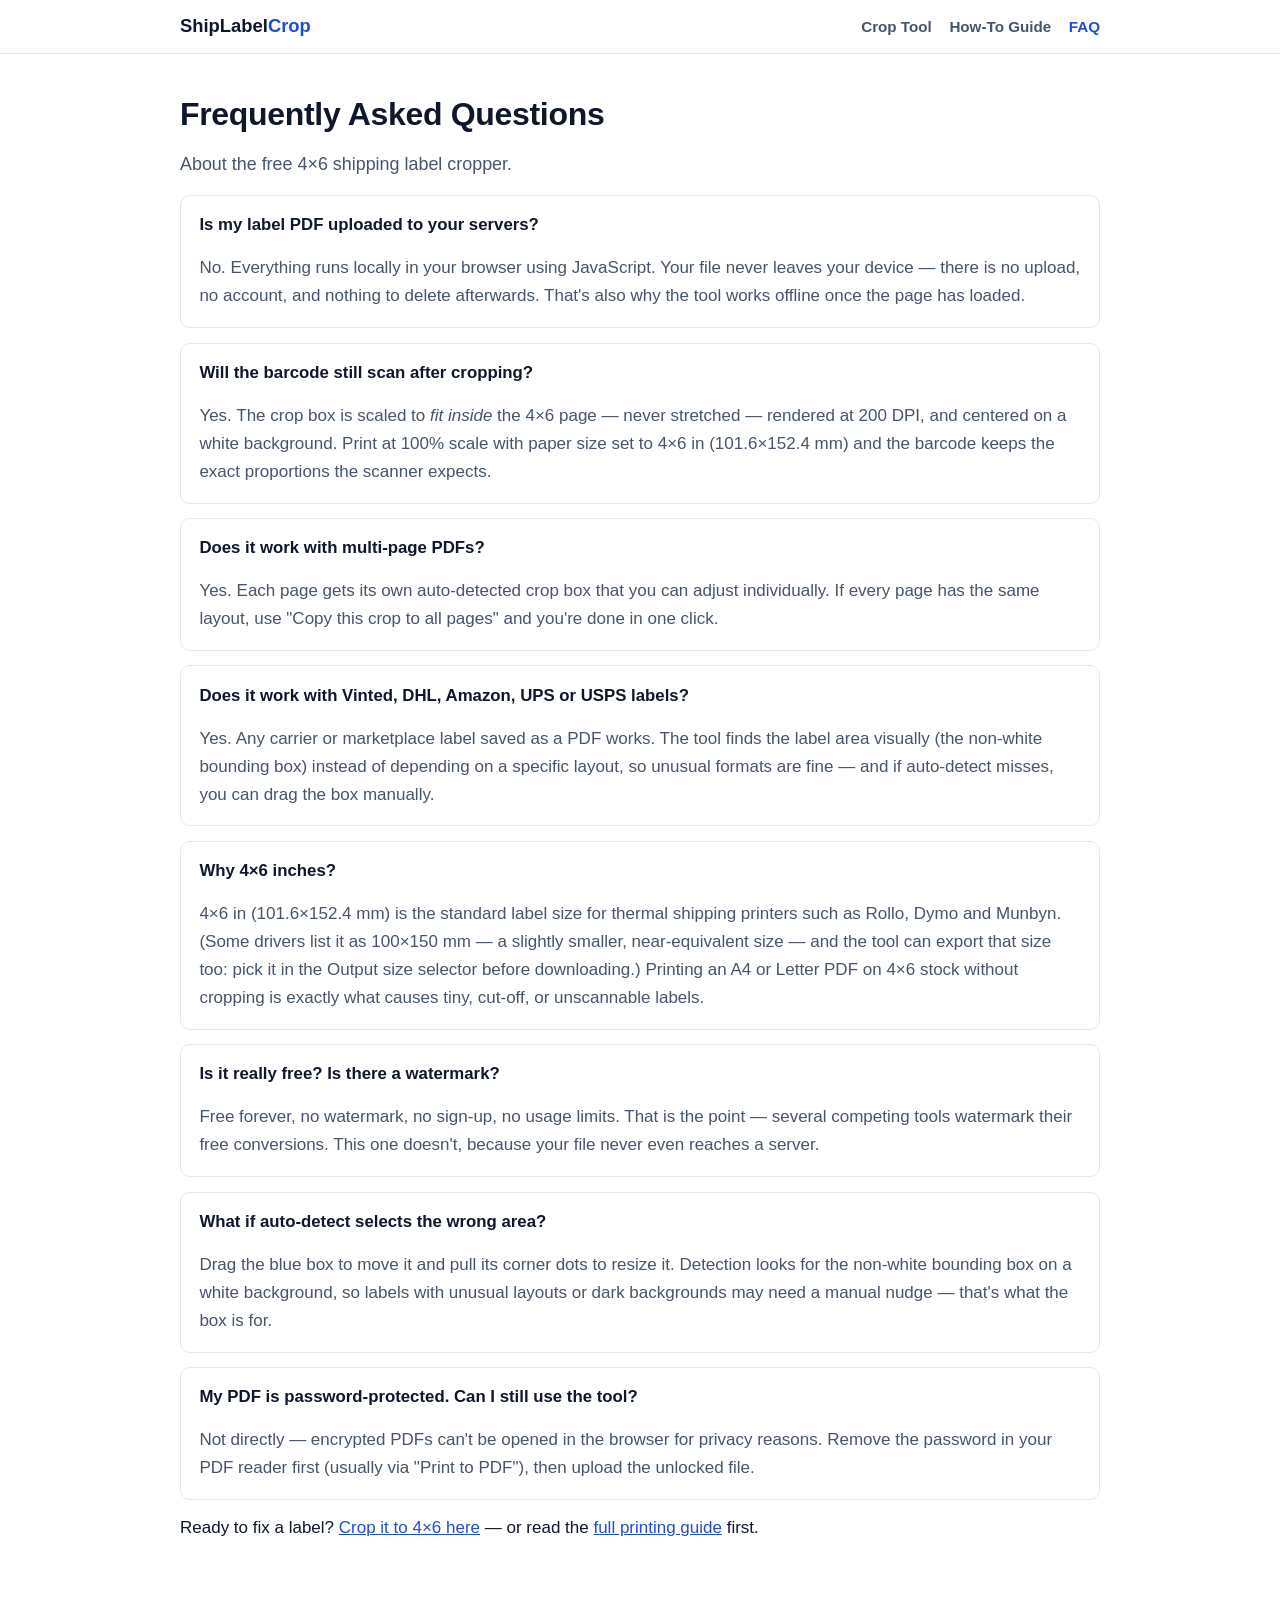
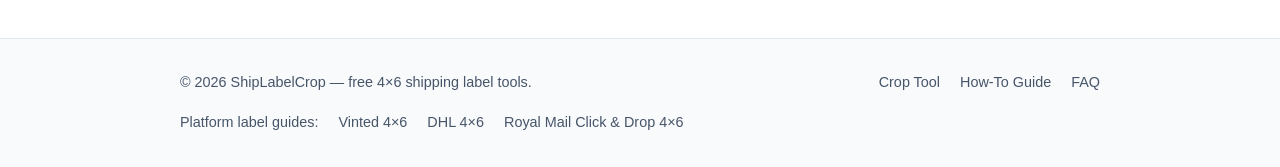
<file: faq.html>
<!DOCTYPE html>
<html lang="en">
<head>
  <meta charset="UTF-8">
  <meta name="viewport" content="width=device-width, initial-scale=1.0">
  <title>FAQ — Free 4×6 Shipping Label Cropper</title>
  <meta name="description" content="Frequently asked questions about cropping shipping label PDFs to 4×6: privacy, barcode accuracy, multi-page PDFs, Vinted/DHL/Amazon labels, and why 4×6 is the thermal printer standard.">
  <link rel="canonical" href="https://cropmylabel.com/faq.html">
  <meta property="og:type" content="article">
  <meta property="og:title" content="FAQ — Free 4×6 Shipping Label Cropper">
  <meta property="og:description" content="Privacy, accuracy, multi-page PDFs, carrier compatibility — answers about the free 4×6 shipping label cropper.">
  <meta property="og:url" content="https://cropmylabel.com/faq.html">
  <meta name="twitter:card" content="summary">
  <link rel="stylesheet" href="/assets/css/styles.css">
  <script type="application/ld+json">
  {
    "@context": "https://schema.org",
    "@type": "FAQPage",
    "mainEntity": [
      {
        "@type": "Question",
        "name": "Is my label PDF uploaded to your servers?",
        "acceptedAnswer": { "@type": "Answer", "text": "No. Everything runs locally in your browser using JavaScript. Your file never leaves your device — there is no upload, no account, and nothing to delete afterwards." }
      },
      {
        "@type": "Question",
        "name": "Will the barcode still scan after cropping?",
        "acceptedAnswer": { "@type": "Answer", "text": "Yes. The crop box is scaled to fit inside the 4×6 page without stretching, rendered at 200 DPI, and centered. Print at 100% scale with paper size set to 4×6 and the barcode keeps its scannable proportions." }
      },
      {
        "@type": "Question",
        "name": "Does it work with multi-page PDFs?",
        "acceptedAnswer": { "@type": "Answer", "text": "Yes. Each page gets its own auto-detected crop box that you can adjust individually, or copy one page's crop box to all pages with a single click." }
      },
      {
        "@type": "Question",
        "name": "Does it work with Vinted, DHL, Amazon, UPS or USPS labels?",
        "acceptedAnswer": { "@type": "Answer", "text": "Yes. Any carrier or marketplace label saved as a PDF works — the tool detects the label area visually rather than depending on a specific layout. If auto-detect misses, drag the box manually." }
      },
      {
        "@type": "Question",
        "name": "Why 4×6 inches?",
        "acceptedAnswer": { "@type": "Answer", "text": "4×6 in (101.6×152.4 mm) is the standard label size for thermal shipping printers such as Rollo, Dymo and Munbyn. (Some drivers list it as 100×150 mm — a slightly smaller, near-equivalent size.) Printing an A4 or Letter PDF on 4×6 stock without cropping is what causes tiny or cut-off labels." }
      },
      {
        "@type": "Question",
        "name": "Is it really free? Is there a watermark?",
        "acceptedAnswer": { "@type": "Answer", "text": "Free forever, no watermark, no sign-up, no usage limits. That is the point — several competing tools watermark their free conversions; this one does not." }
      },
      {
        "@type": "Question",
        "name": "What if auto-detect selects the wrong area?",
        "acceptedAnswer": { "@type": "Answer", "text": "Drag the blue box to move it and pull its corner dots to resize it. Detection looks for the non-white bounding box, so unusual layouts may need a manual nudge." }
      },
      {
        "@type": "Question",
        "name": "My PDF is password-protected. Can I still use the tool?",
        "acceptedAnswer": { "@type": "Answer", "text": "Not directly — encrypted PDFs cannot be opened in the browser. Remove the password in your PDF reader first (usually via Print to PDF), then upload the unlocked file." }
      }
    ]
  }
  </script>
<link rel="icon" href="/favicon.ico" sizes="any">
<link rel="icon" type="image/svg+xml" href="/favicon.svg">
<link rel="apple-touch-icon" href="/apple-touch-icon.png">
  <script defer src="https://cloud.umami.is/script.js" data-website-id="8a5804b6-c242-4f78-8a35-470bc902bee1"></script>
</head>
<body>
  <header class="site-header">
    <div class="nav-inner">
      <a class="brand" href="/">ShipLabel<span>Crop</span></a>
      <nav class="nav-links" aria-label="Main">
        <a href="/">Crop Tool</a>
        <a href="/how-to.html">How-To Guide</a>
        <a href="/faq.html" aria-current="page">FAQ</a>
      </nav>
    </div>
  </header>

  <main class="container">
    <h1>Frequently Asked Questions</h1>
    <p class="lead">About the free 4×6 shipping label cropper.</p>

    <div class="faq-item">
      <h2>Is my label PDF uploaded to your servers?</h2>
      <div class="a"><p>No. Everything runs locally in your browser using JavaScript. Your file never leaves your device — there is no upload, no account, and nothing to delete afterwards. That's also why the tool works offline once the page has loaded.</p></div>
    </div>

    <div class="faq-item">
      <h2>Will the barcode still scan after cropping?</h2>
      <div class="a"><p>Yes. The crop box is scaled to <em>fit inside</em> the 4×6 page — never stretched — rendered at 200 DPI, and centered on a white background. Print at 100% scale with paper size set to 4×6&nbsp;in (101.6×152.4&nbsp;mm) and the barcode keeps the exact proportions the scanner expects.</p></div>
    </div>

    <div class="faq-item">
      <h2>Does it work with multi-page PDFs?</h2>
      <div class="a"><p>Yes. Each page gets its own auto-detected crop box that you can adjust individually. If every page has the same layout, use "Copy this crop to all pages" and you're done in one click.</p></div>
    </div>

    <div class="faq-item">
      <h2>Does it work with Vinted, DHL, Amazon, UPS or USPS labels?</h2>
      <div class="a"><p>Yes. Any carrier or marketplace label saved as a PDF works. The tool finds the label area visually (the non-white bounding box) instead of depending on a specific layout, so unusual formats are fine — and if auto-detect misses, you can drag the box manually.</p></div>
    </div>

    <div class="faq-item">
      <h2>Why 4×6 inches?</h2>
      <div class="a"><p>4×6&nbsp;in (101.6×152.4&nbsp;mm) is the standard label size for thermal shipping printers such as Rollo, Dymo and Munbyn. (Some drivers list it as 100×150&nbsp;mm — a slightly smaller, near-equivalent size — and the tool can export that size too: pick it in the Output size selector before downloading.) Printing an A4 or Letter PDF on 4×6 stock without cropping is exactly what causes tiny, cut-off, or unscannable labels.</p></div>
    </div>

    <div class="faq-item">
      <h2>Is it really free? Is there a watermark?</h2>
      <div class="a"><p>Free forever, no watermark, no sign-up, no usage limits. That is the point — several competing tools watermark their free conversions. This one doesn't, because your file never even reaches a server.</p></div>
    </div>

    <div class="faq-item">
      <h2>What if auto-detect selects the wrong area?</h2>
      <div class="a"><p>Drag the blue box to move it and pull its corner dots to resize it. Detection looks for the non-white bounding box on a white background, so labels with unusual layouts or dark backgrounds may need a manual nudge — that's what the box is for.</p></div>
    </div>

    <div class="faq-item">
      <h2>My PDF is password-protected. Can I still use the tool?</h2>
      <div class="a"><p>Not directly — encrypted PDFs can't be opened in the browser for privacy reasons. Remove the password in your PDF reader first (usually via "Print to PDF"), then upload the unlocked file.</p></div>
    </div>

    <p>Ready to fix a label? <a href="/">Crop it to 4×6 here</a> — or read the <a href="/how-to.html">full printing guide</a> first.</p>
  </main>

  <footer class="site-footer">
    <div class="footer-inner">
      <span>© 2026 ShipLabelCrop — free 4×6 shipping label tools.</span>
      <nav aria-label="Footer">
        <a href="/">Crop Tool</a>
        <a href="/how-to.html">How-To Guide</a>
        <a href="/faq.html">FAQ</a>
      </nav>
      <nav aria-label="Platform label guides">
        <span>Platform label guides:</span>
        <a href="/vinted-shipping-label-4x6/">Vinted 4×6</a>
        <a href="/dhl-shipping-label-crop-4x6/">DHL 4×6</a>
        <a href="/royal-mail-click-drop-label-4x6/">Royal Mail Click &amp; Drop 4×6</a>
      </nav>
    </div>
  </footer>
</body>
</html>
</file>
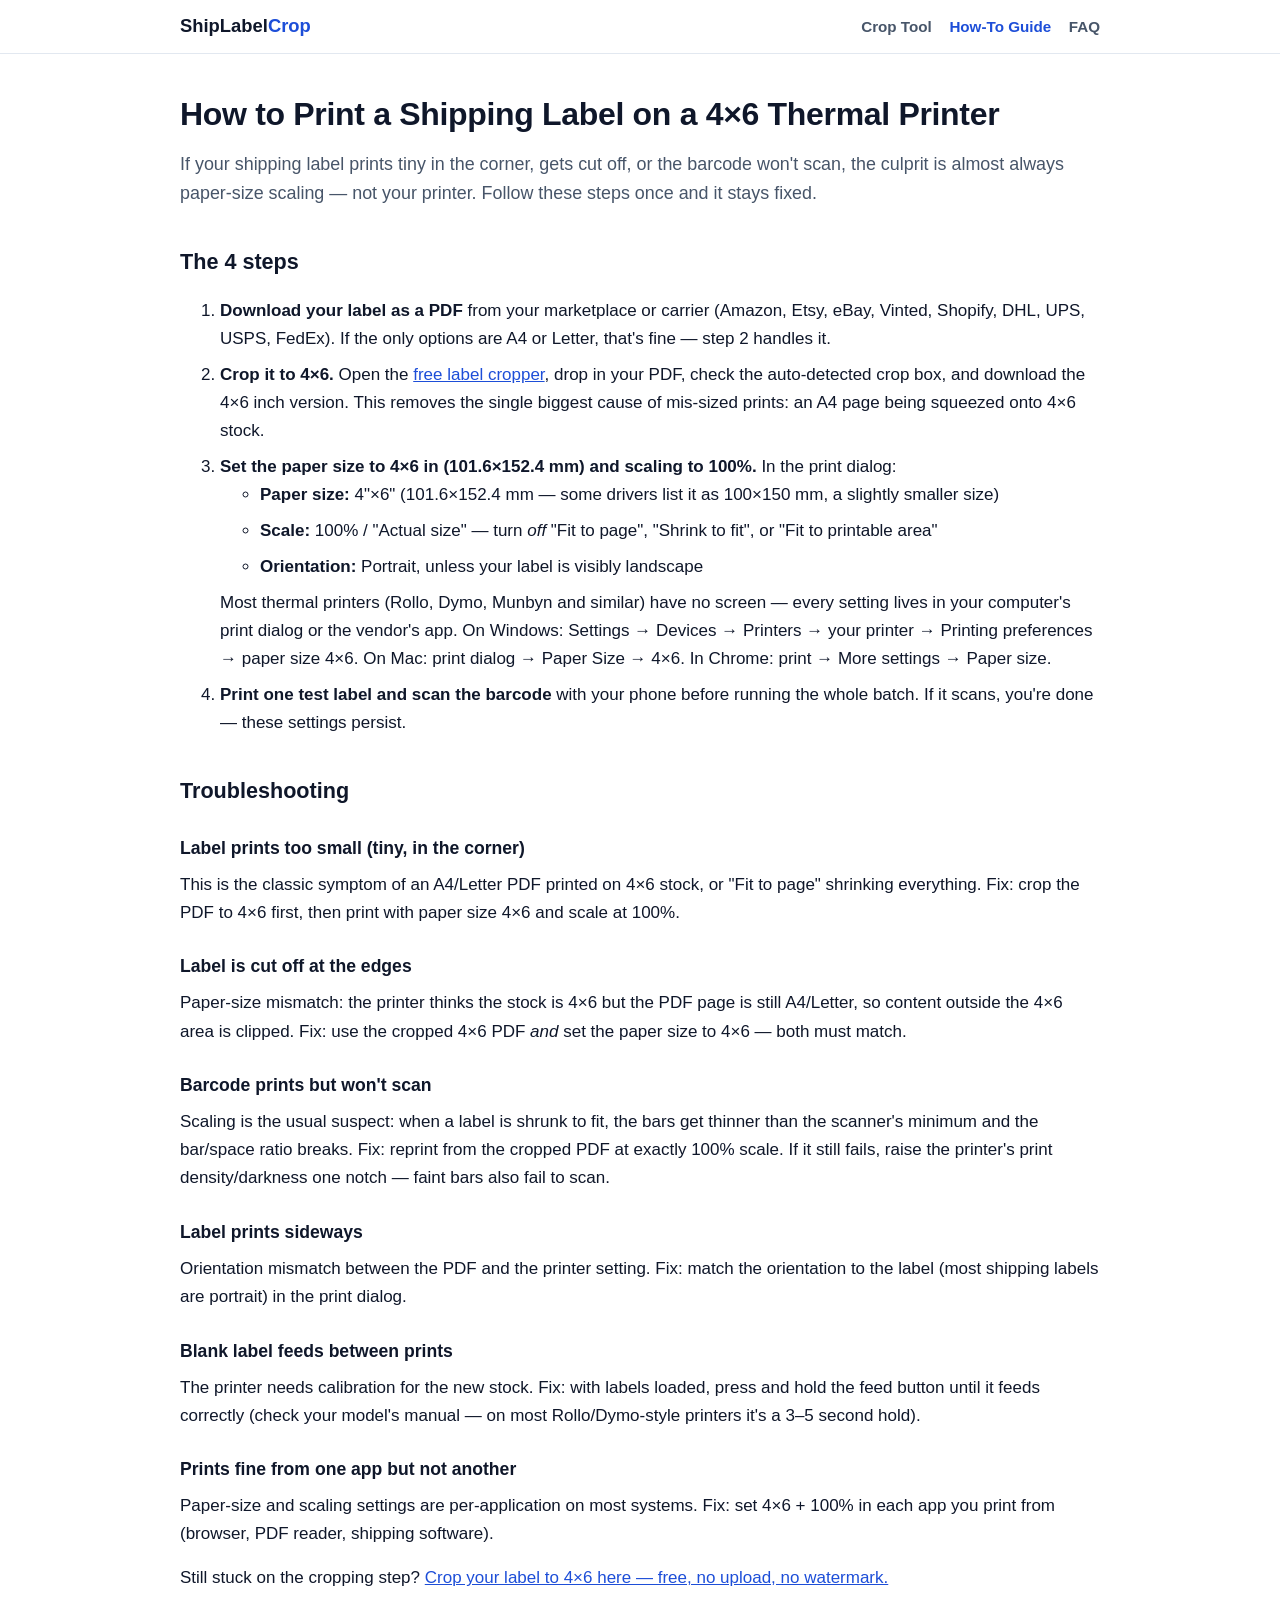
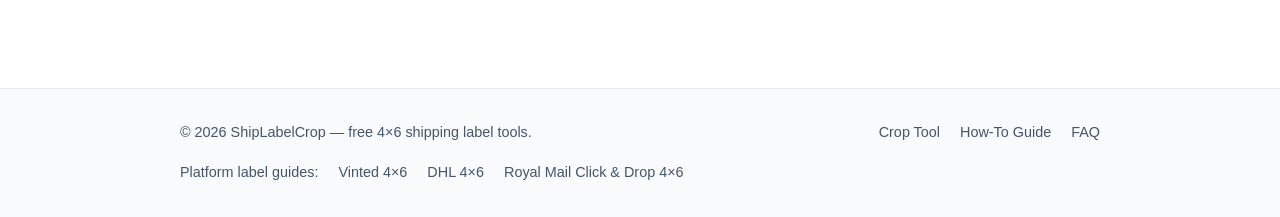
<file: how-to.html>
<!DOCTYPE html>
<html lang="en">
<head>
  <meta charset="UTF-8">
  <meta name="viewport" content="width=device-width, initial-scale=1.0">
  <title>How to Print a Shipping Label on a 4×6 Thermal Printer (Step by Step)</title>
  <meta name="description" content="Step-by-step guide to printing shipping labels on a 4×6 thermal printer: correct paper size, scaling settings, and fixes for labels that print too small, get cut off, or won't scan.">
  <link rel="canonical" href="https://cropmylabel.com/how-to.html">
  <meta property="og:type" content="article">
  <meta property="og:title" content="How to Print a Shipping Label on a 4×6 Thermal Printer">
  <meta property="og:description" content="Paper size, scaling, and troubleshooting for 4×6 thermal label printing — Rollo, Dymo, Munbyn and similar printers.">
  <meta property="og:url" content="https://cropmylabel.com/how-to.html">
  <meta name="twitter:card" content="summary">
  <link rel="stylesheet" href="/assets/css/styles.css">
<link rel="icon" href="/favicon.ico" sizes="any">
<link rel="icon" type="image/svg+xml" href="/favicon.svg">
<link rel="apple-touch-icon" href="/apple-touch-icon.png">
  <script defer src="https://cloud.umami.is/script.js" data-website-id="8a5804b6-c242-4f78-8a35-470bc902bee1"></script>
</head>
<body>
  <header class="site-header">
    <div class="nav-inner">
      <a class="brand" href="/">ShipLabel<span>Crop</span></a>
      <nav class="nav-links" aria-label="Main">
        <a href="/">Crop Tool</a>
        <a href="/how-to.html" aria-current="page">How-To Guide</a>
        <a href="/faq.html">FAQ</a>
      </nav>
    </div>
  </header>

  <main class="container">
    <h1>How to Print a Shipping Label on a 4×6 Thermal Printer</h1>
    <p class="lead">If your shipping label prints tiny in the corner, gets cut off, or the barcode won't scan, the culprit is almost always paper-size scaling — not your printer. Follow these steps once and it stays fixed.</p>

    <h2>The 4 steps</h2>
    <ol class="tight">
      <li>
        <strong>Download your label as a PDF</strong> from your marketplace or carrier (Amazon, Etsy, eBay, Vinted, Shopify, DHL, UPS, USPS, FedEx). If the only options are A4 or Letter, that's fine — step 2 handles it.
      </li>
      <li>
        <strong>Crop it to 4×6.</strong> Open the <a href="/">free label cropper</a>, drop in your PDF, check the auto-detected crop box, and download the 4×6&nbsp;inch version. This removes the single biggest cause of mis-sized prints: an A4 page being squeezed onto 4×6 stock.
      </li>
      <li>
        <strong>Set the paper size to 4×6 in (101.6×152.4&nbsp;mm) and scaling to 100%.</strong> In the print dialog:
        <ul>
          <li><strong>Paper size:</strong> 4"×6" (101.6×152.4&nbsp;mm — some drivers list it as 100×150&nbsp;mm, a slightly smaller size)</li>
          <li><strong>Scale:</strong> 100% / "Actual size" — turn <em>off</em> "Fit to page", "Shrink to fit", or "Fit to printable area"</li>
          <li><strong>Orientation:</strong> Portrait, unless your label is visibly landscape</li>
        </ul>
        Most thermal printers (Rollo, Dymo, Munbyn and similar) have no screen — every setting lives in your computer's print dialog or the vendor's app. On Windows: Settings → Devices → Printers → your printer → Printing preferences → paper size 4×6. On Mac: print dialog → Paper Size → 4×6. In Chrome: print → More settings → Paper size.
      </li>
      <li>
        <strong>Print one test label and scan the barcode</strong> with your phone before running the whole batch. If it scans, you're done — these settings persist.
      </li>
    </ol>

    <h2>Troubleshooting</h2>

    <h3>Label prints too small (tiny, in the corner)</h3>
    <p>This is the classic symptom of an A4/Letter PDF printed on 4×6 stock, or "Fit to page" shrinking everything. Fix: crop the PDF to 4×6 first, then print with paper size 4×6 and scale at 100%.</p>

    <h3>Label is cut off at the edges</h3>
    <p>Paper-size mismatch: the printer thinks the stock is 4×6 but the PDF page is still A4/Letter, so content outside the 4×6 area is clipped. Fix: use the cropped 4×6 PDF <em>and</em> set the paper size to 4×6 — both must match.</p>

    <h3>Barcode prints but won't scan</h3>
    <p>Scaling is the usual suspect: when a label is shrunk to fit, the bars get thinner than the scanner's minimum and the bar/space ratio breaks. Fix: reprint from the cropped PDF at exactly 100% scale. If it still fails, raise the printer's print density/darkness one notch — faint bars also fail to scan.</p>

    <h3>Label prints sideways</h3>
    <p>Orientation mismatch between the PDF and the printer setting. Fix: match the orientation to the label (most shipping labels are portrait) in the print dialog.</p>

    <h3>Blank label feeds between prints</h3>
    <p>The printer needs calibration for the new stock. Fix: with labels loaded, press and hold the feed button until it feeds correctly (check your model's manual — on most Rollo/Dymo-style printers it's a 3–5 second hold).</p>

    <h3>Prints fine from one app but not another</h3>
    <p>Paper-size and scaling settings are per-application on most systems. Fix: set 4×6 + 100% in each app you print from (browser, PDF reader, shipping software).</p>

    <p>Still stuck on the cropping step? <a href="/">Crop your label to 4×6 here — free, no upload, no watermark.</a></p>
  </main>

  <footer class="site-footer">
    <div class="footer-inner">
      <span>© 2026 ShipLabelCrop — free 4×6 shipping label tools.</span>
      <nav aria-label="Footer">
        <a href="/">Crop Tool</a>
        <a href="/how-to.html">How-To Guide</a>
        <a href="/faq.html">FAQ</a>
      </nav>
      <nav aria-label="Platform label guides">
        <span>Platform label guides:</span>
        <a href="/vinted-shipping-label-4x6/">Vinted 4×6</a>
        <a href="/dhl-shipping-label-crop-4x6/">DHL 4×6</a>
        <a href="/royal-mail-click-drop-label-4x6/">Royal Mail Click &amp; Drop 4×6</a>
      </nav>
    </div>
  </footer>
</body>
</html>
</file>
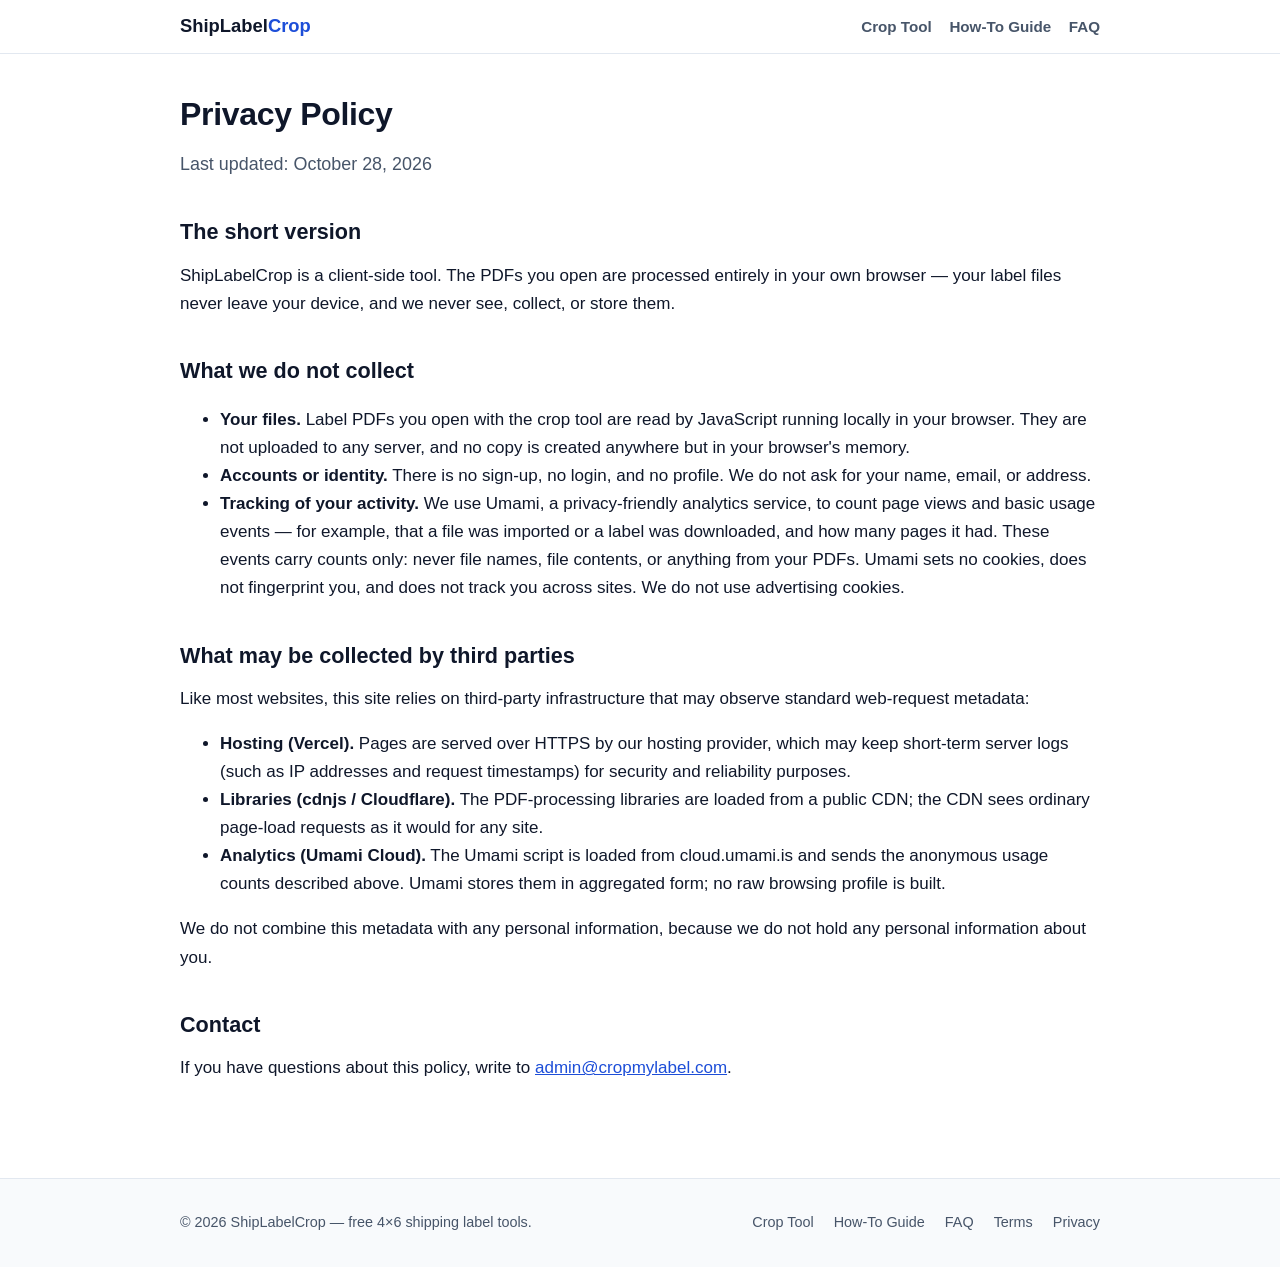
<file: privacy.html>
<!DOCTYPE html>
<html lang="en">
<head>
  <meta charset="UTF-8">
  <meta name="viewport" content="width=device-width, initial-scale=1.0">
  <title>Privacy Policy — ShipLabelCrop</title>
  <meta name="description" content="Privacy policy for ShipLabelCrop: our tool runs 100% in your browser. We do not collect, upload, or store your label files or personal data.">
  <link rel="canonical" href="https://cropmylabel.com/privacy.html">
  <link rel="stylesheet" href="/assets/css/styles.css">
  <link rel="icon" href="/favicon.ico" sizes="any">
<link rel="icon" type="image/svg+xml" href="/favicon.svg">
<link rel="apple-touch-icon" href="/apple-touch-icon.png">
  <script defer src="https://cloud.umami.is/script.js" data-website-id="8a5804b6-c242-4f78-8a35-470bc902bee1"></script>
</head>
<body>
  <header class="site-header">
    <div class="nav-inner">
      <a class="brand" href="/">ShipLabel<span>Crop</span></a>
      <nav class="nav-links" aria-label="Main">
        <a href="/">Crop Tool</a>
        <a href="/how-to.html">How-To Guide</a>
        <a href="/faq.html">FAQ</a>
      </nav>
    </div>
  </header>

  <main class="container">
    <h1>Privacy Policy</h1>
    <p class="lead">Last updated: October 28, 2026</p>

    <h2>The short version</h2>
    <p>ShipLabelCrop is a client-side tool. The PDFs you open are processed entirely in your own browser — your label files never leave your device, and we never see, collect, or store them.</p>

    <h2>What we do not collect</h2>
    <ul>
      <li><strong>Your files.</strong> Label PDFs you open with the crop tool are read by JavaScript running locally in your browser. They are not uploaded to any server, and no copy is created anywhere but in your browser's memory.</li>
      <li><strong>Accounts or identity.</strong> There is no sign-up, no login, and no profile. We do not ask for your name, email, or address.</li>
      <li><strong>Tracking of your activity.</strong> We use Umami, a privacy-friendly analytics service, to count page views and basic usage events — for example, that a file was imported or a label was downloaded, and how many pages it had. These events carry counts only: never file names, file contents, or anything from your PDFs. Umami sets no cookies, does not fingerprint you, and does not track you across sites. We do not use advertising cookies.</li>
    </ul>

    <h2>What may be collected by third parties</h2>
    <p>Like most websites, this site relies on third-party infrastructure that may observe standard web-request metadata:</p>
    <ul>
      <li><strong>Hosting (Vercel).</strong> Pages are served over HTTPS by our hosting provider, which may keep short-term server logs (such as IP addresses and request timestamps) for security and reliability purposes.</li>
      <li><strong>Libraries (cdnjs / Cloudflare).</strong> The PDF-processing libraries are loaded from a public CDN; the CDN sees ordinary page-load requests as it would for any site.</li>
      <li><strong>Analytics (Umami Cloud).</strong> The Umami script is loaded from cloud.umami.is and sends the anonymous usage counts described above. Umami stores them in aggregated form; no raw browsing profile is built.</li>
    </ul>
    <p>We do not combine this metadata with any personal information, because we do not hold any personal information about you.</p>

    <h2>Contact</h2>
    <p>If you have questions about this policy, write to <a href="mailto:admin@cropmylabel.com">admin@cropmylabel.com</a>.</p>
  </main>

  <footer class="site-footer">
    <div class="footer-inner">
      <span>© 2026 ShipLabelCrop — free 4×6 shipping label tools.</span>
      <nav aria-label="Footer">
        <a href="/">Crop Tool</a>
        <a href="/how-to.html">How-To Guide</a>
        <a href="/faq.html">FAQ</a>
        <a href="/terms.html">Terms</a>
        <a href="/privacy.html">Privacy</a>
      </nav>
    </div>
  </footer>
</body>
</html>
</file>
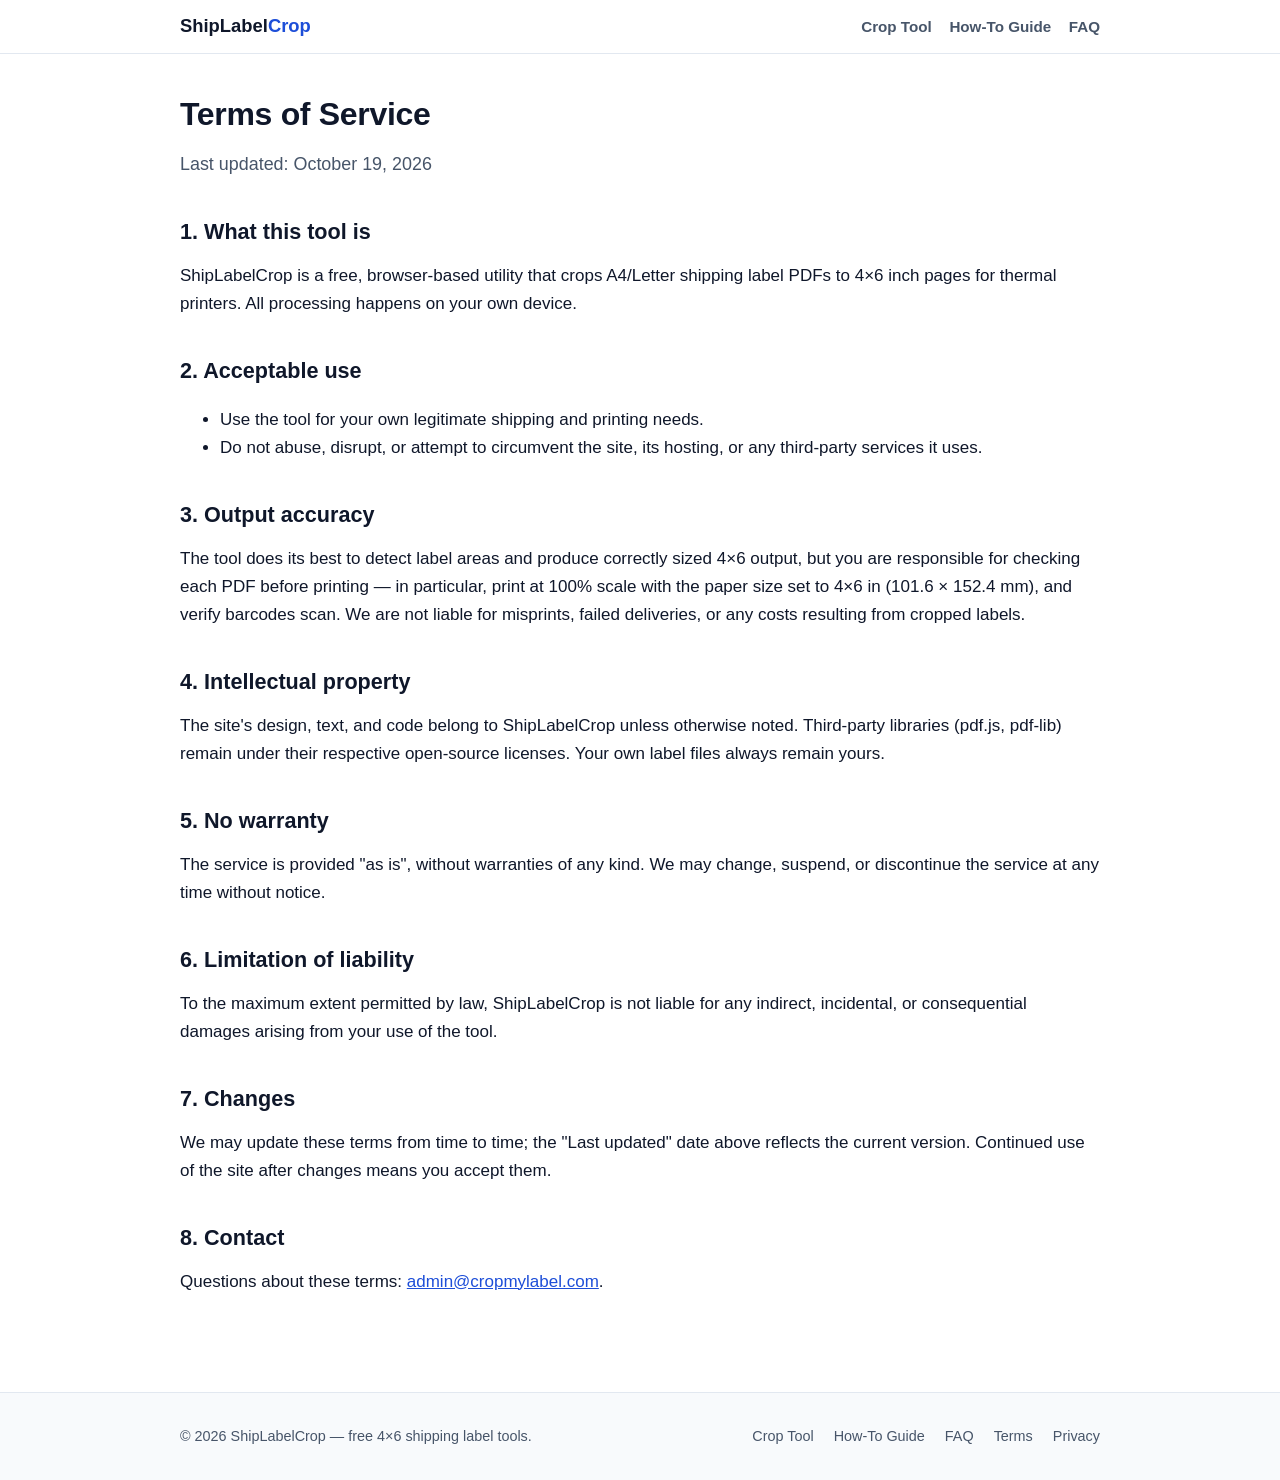
<file: terms.html>
<!DOCTYPE html>
<html lang="en">
<head>
  <meta charset="UTF-8">
  <meta name="viewport" content="width=device-width, initial-scale=1.0">
  <title>Terms of Service — ShipLabelCrop</title>
  <meta name="description" content="Terms of service for ShipLabelCrop, the free in-browser 4×6 shipping label cropper.">
  <link rel="canonical" href="https://cropmylabel.com/terms.html">
  <link rel="stylesheet" href="/assets/css/styles.css">
  <link rel="icon" href="/favicon.ico" sizes="any">
<link rel="icon" type="image/svg+xml" href="/favicon.svg">
<link rel="apple-touch-icon" href="/apple-touch-icon.png">
  <script defer src="https://cloud.umami.is/script.js" data-website-id="8a5804b6-c242-4f78-8a35-470bc902bee1"></script>
</head>
<body>
  <header class="site-header">
    <div class="nav-inner">
      <a class="brand" href="/">ShipLabel<span>Crop</span></a>
      <nav class="nav-links" aria-label="Main">
        <a href="/">Crop Tool</a>
        <a href="/how-to.html">How-To Guide</a>
        <a href="/faq.html">FAQ</a>
      </nav>
    </div>
  </header>

  <main class="container">
    <h1>Terms of Service</h1>
    <p class="lead">Last updated: October 19, 2026</p>

    <h2>1. What this tool is</h2>
    <p>ShipLabelCrop is a free, browser-based utility that crops A4/Letter shipping label PDFs to 4×6&nbsp;inch pages for thermal printers. All processing happens on your own device.</p>

    <h2>2. Acceptable use</h2>
    <ul>
      <li>Use the tool for your own legitimate shipping and printing needs.</li>
      <li>Do not abuse, disrupt, or attempt to circumvent the site, its hosting, or any third-party services it uses.</li>
    </ul>

    <h2>3. Output accuracy</h2>
    <p>The tool does its best to detect label areas and produce correctly sized 4×6 output, but you are responsible for checking each PDF before printing — in particular, print at 100% scale with the paper size set to 4×6&nbsp;in (101.6 × 152.4&nbsp;mm), and verify barcodes scan. We are not liable for misprints, failed deliveries, or any costs resulting from cropped labels.</p>

    <h2>4. Intellectual property</h2>
    <p>The site's design, text, and code belong to ShipLabelCrop unless otherwise noted. Third-party libraries (pdf.js, pdf-lib) remain under their respective open-source licenses. Your own label files always remain yours.</p>

    <h2>5. No warranty</h2>
    <p>The service is provided "as is", without warranties of any kind. We may change, suspend, or discontinue the service at any time without notice.</p>

    <h2>6. Limitation of liability</h2>
    <p>To the maximum extent permitted by law, ShipLabelCrop is not liable for any indirect, incidental, or consequential damages arising from your use of the tool.</p>

    <h2>7. Changes</h2>
    <p>We may update these terms from time to time; the "Last updated" date above reflects the current version. Continued use of the site after changes means you accept them.</p>

    <h2>8. Contact</h2>
    <p>Questions about these terms: <a href="mailto:admin@cropmylabel.com">admin@cropmylabel.com</a>.</p>
  </main>

  <footer class="site-footer">
    <div class="footer-inner">
      <span>© 2026 ShipLabelCrop — free 4×6 shipping label tools.</span>
      <nav aria-label="Footer">
        <a href="/">Crop Tool</a>
        <a href="/how-to.html">How-To Guide</a>
        <a href="/faq.html">FAQ</a>
        <a href="/terms.html">Terms</a>
        <a href="/privacy.html">Privacy</a>
      </nav>
    </div>
  </footer>
</body>
</html>
</file>
<file: assets/css/styles.css>
/* ShipLabelCrop — shared stylesheet. System font stack, light theme, one accent. */
:root {
  --accent: #1d4ed8;
  --accent-dark: #1e40af;
  --ink: #0f172a;
  --muted: #475569;
  --line: #e2e8f0;
  --bg: #ffffff;
  --bg-soft: #f8fafc;
  --radius: 10px;
  --maxw: 960px;
}
* { box-sizing: border-box; }
html { -webkit-text-size-adjust: 100%; }
body {
  margin: 0;
  color: var(--ink);
  background: var(--bg);
  font-family: -apple-system, BlinkMacSystemFont, "Segoe UI", Roboto, "Helvetica Neue",
    Arial, "Noto Sans", "PingFang SC", "Microsoft YaHei", sans-serif;
  line-height: 1.65;
  font-size: 17px;
}
a { color: var(--accent); }
img { max-width: 100%; height: auto; }

/* ---------- header / nav / footer ---------- */
.site-header {
  border-bottom: 1px solid var(--line);
  background: var(--bg);
  position: sticky;
  top: 0;
  z-index: 50;
}
.nav-inner {
  max-width: var(--maxw);
  margin: 0 auto;
  padding: 0.7rem 1.25rem;
  display: flex;
  align-items: center;
  gap: 1.5rem;
}
.brand {
  font-weight: 800;
  font-size: 1.15rem;
  color: var(--ink);
  text-decoration: none;
  white-space: nowrap;
}
.brand span { color: var(--accent); }
.nav-links { display: flex; gap: 1.1rem; margin-left: auto; }
.nav-links a {
  color: var(--muted);
  text-decoration: none;
  font-size: 0.95rem;
  font-weight: 600;
}
.nav-links a:hover, .nav-links a[aria-current="page"] { color: var(--accent); }
.site-footer {
  border-top: 1px solid var(--line);
  margin-top: 4rem;
  background: var(--bg-soft);
}
.footer-inner {
  max-width: var(--maxw);
  margin: 0 auto;
  padding: 2rem 1.25rem;
  color: var(--muted);
  font-size: 0.9rem;
  display: flex;
  flex-wrap: wrap;
  gap: 1rem 2rem;
  align-items: center;
  justify-content: space-between;
}
.footer-inner nav { display: flex; gap: 1.25rem; }
.footer-inner a { color: var(--muted); text-decoration: none; }
.footer-inner a:hover { color: var(--accent); }

/* ---------- layout / type ---------- */
.container { max-width: var(--maxw); margin: 0 auto; padding: 0 1.25rem; }
main.container { padding-top: 2.5rem; padding-bottom: 1rem; }
h1 { font-size: 2rem; line-height: 1.25; margin: 0 0 1rem; letter-spacing: -0.01em; }
h2 { font-size: 1.35rem; margin: 2.2rem 0 0.75rem; }
h3 { font-size: 1.1rem; margin: 1.6rem 0 0.5rem; }
p { margin: 0 0 1rem; }
.lead { font-size: 1.12rem; color: var(--muted); }
ul.tight li, ol.tight li { margin-bottom: 0.5rem; }

/* ---------- hero / privacy ---------- */
.hero { text-align: center; padding: 1.5rem 0 0.5rem; }
.hero p.lead { max-width: 640px; margin-left: auto; margin-right: auto; }
.privacy-banner {
  display: flex;
  gap: 0.75rem;
  align-items: flex-start;
  background: #eff6ff;
  border: 1px solid #bfdbfe;
  border-radius: var(--radius);
  padding: 0.9rem 1.1rem;
  margin: 1.5rem 0;
  font-size: 0.98rem;
}
.privacy-banner strong { display: block; }
.privacy-banner .lock { font-size: 1.4rem; line-height: 1.2; }

/* ---------- dropzone / tool ---------- */
.dropzone {
  border: 2px dashed #93c5fd;
  border-radius: var(--radius);
  background: var(--bg-soft);
  padding: 2.5rem 1.5rem;
  text-align: center;
  cursor: pointer;
  transition: border-color 0.15s, background 0.15s;
  margin: 1.5rem 0;
}
.dropzone:hover, .dropzone.drag {
  border-color: var(--accent);
  background: #eff6ff;
}
.dropzone p { margin: 0.4rem 0; color: var(--muted); }
.dropzone .dz-title { font-size: 1.15rem; font-weight: 700; color: var(--ink); }

[hidden] { display: none !important; }
.btn {
  display: inline-block;
  border: 1px solid var(--line);
  background: #fff;
  color: var(--ink);
  border-radius: 8px;
  padding: 0.6rem 1.15rem;
  font-size: 0.98rem;
  font-weight: 700;
  cursor: pointer;
  text-decoration: none;
}
.btn:hover { border-color: var(--accent); color: var(--accent); }
.btn.primary {
  background: var(--accent);
  border-color: var(--accent);
  color: #fff;
}
.btn.primary:hover { background: var(--accent-dark); }
.btn:disabled { opacity: 0.55; cursor: wait; }
.btn-row { display: flex; flex-wrap: wrap; gap: 0.6rem; margin: 1rem 0; }

.tool-layout {
  display: grid;
  grid-template-columns: 190px 1fr;
  gap: 1.25rem;
  margin-top: 1.25rem;
  align-items: start;
}
.page-list {
  display: flex;
  flex-direction: column;
  gap: 0.6rem;
  max-height: 640px;
  overflow-y: auto;
  padding-right: 0.25rem;
}
.page-thumb {
  border: 2px solid var(--line);
  border-radius: 8px;
  background: #fff;
  padding: 0.3rem;
  cursor: pointer;
  text-align: center;
  font-size: 0.8rem;
  color: var(--muted);
}
.page-thumb img { display: block; width: 100%; border-radius: 4px; }
.page-thumb.active { border-color: var(--accent); color: var(--accent); font-weight: 700; }
.preview-col { min-width: 0; }
.preview-meta {
  display: flex;
  justify-content: space-between;
  align-items: center;
  gap: 1rem;
  margin-bottom: 0.5rem;
  color: var(--muted);
  font-size: 0.92rem;
}
.preview-wrap {
  position: relative;
  display: inline-block;
  max-width: 100%;
  border: 1px solid var(--line);
  border-radius: 8px;
  overflow: hidden;
  background: #fff;
  line-height: 0;
}
.preview-wrap canvas { display: block; }
.crop-overlay {
  position: absolute;
  border: 2px solid var(--accent);
  background: rgba(29, 78, 216, 0.08);
  cursor: move;
  touch-action: none;
  line-height: normal;
  box-shadow: 0 0 0 1px rgba(255,255,255,0.7);
}
.crop-overlay .handle {
  position: absolute;
  width: 14px;
  height: 14px;
  background: var(--accent);
  border: 2px solid #fff;
  border-radius: 50%;
  touch-action: none;
}
.handle.nw { left: -8px; top: -8px; cursor: nwse-resize; }
.handle.ne { right: -8px; top: -8px; cursor: nesw-resize; }
.handle.sw { left: -8px; bottom: -8px; cursor: nesw-resize; }
.handle.se { right: -8px; bottom: -8px; cursor: nwse-resize; }
.status { min-height: 1.6em; color: var(--muted); font-size: 0.95rem; margin-top: 0.75rem; }
.status.error { color: #b91c1c; font-weight: 600; }
.hint { font-size: 0.9rem; color: var(--muted); }
.page-hint { min-height: 1.5em; font-size: 0.92rem; color: #b45309; margin: 0.35rem 0 0; }
.export-opts {
  display: flex; flex-wrap: wrap; gap: 0.5rem 1.5rem; align-items: center;
  margin: 0.85rem 0 0.4rem; font-size: 0.95rem; color: var(--muted);
}
.export-opts label { display: inline-flex; align-items: center; gap: 0.45rem; cursor: pointer; }
.export-opts select {
  font-size: 0.95rem; padding: 0.35rem 0.5rem;
  border: 1px solid var(--line); border-radius: 8px; background: #fff; color: var(--ink);
}
.export-opts input[type="checkbox"] { width: 1rem; height: 1rem; accent-color: var(--accent); }
.page-thumb.blank { opacity: 0.65; }
.page-thumb .blank-tag { color: #b45309; font-weight: 700; }

/* ---------- how it works / steps ---------- */
.steps {
  display: grid;
  grid-template-columns: repeat(3, 1fr);
  gap: 1rem;
  margin: 1.5rem 0 0.5rem;
}
.step {
  border: 1px solid var(--line);
  border-radius: var(--radius);
  padding: 1.1rem 1.2rem;
  background: var(--bg-soft);
}
.step .n {
  display: inline-block;
  width: 1.7rem; height: 1.7rem;
  border-radius: 50%;
  background: var(--accent);
  color: #fff;
  font-weight: 800;
  text-align: center;
  line-height: 1.7rem;
  margin-bottom: 0.5rem;
}
.step h3 { margin: 0 0 0.4rem; font-size: 1.02rem; }
.step p { margin: 0; font-size: 0.94rem; color: var(--muted); }

/* ---------- faq ---------- */
.faq-item {
  border: 1px solid var(--line);
  border-radius: var(--radius);
  margin-bottom: 0.9rem;
  background: #fff;
}
.faq-item h2 {
  font-size: 1.05rem;
  margin: 0;
  padding: 0.95rem 1.15rem;
}
.faq-item .a { padding: 0 1.15rem 1.05rem; color: var(--muted); }
.faq-item .a p:last-child { margin-bottom: 0; }

/* ---------- responsive ---------- */
@media (max-width: 720px) {
  body { font-size: 16px; }
  h1 { font-size: 1.6rem; }
  .tool-layout { grid-template-columns: 1fr; }
  .page-list {
    flex-direction: row;
    max-height: none;
    overflow-x: auto;
    padding-bottom: 0.5rem;
  }
  .page-thumb { min-width: 110px; }
  .steps { grid-template-columns: 1fr; }
  .nav-inner { gap: 1rem; }
  .nav-links { gap: 0.8rem; }
}
</file>
